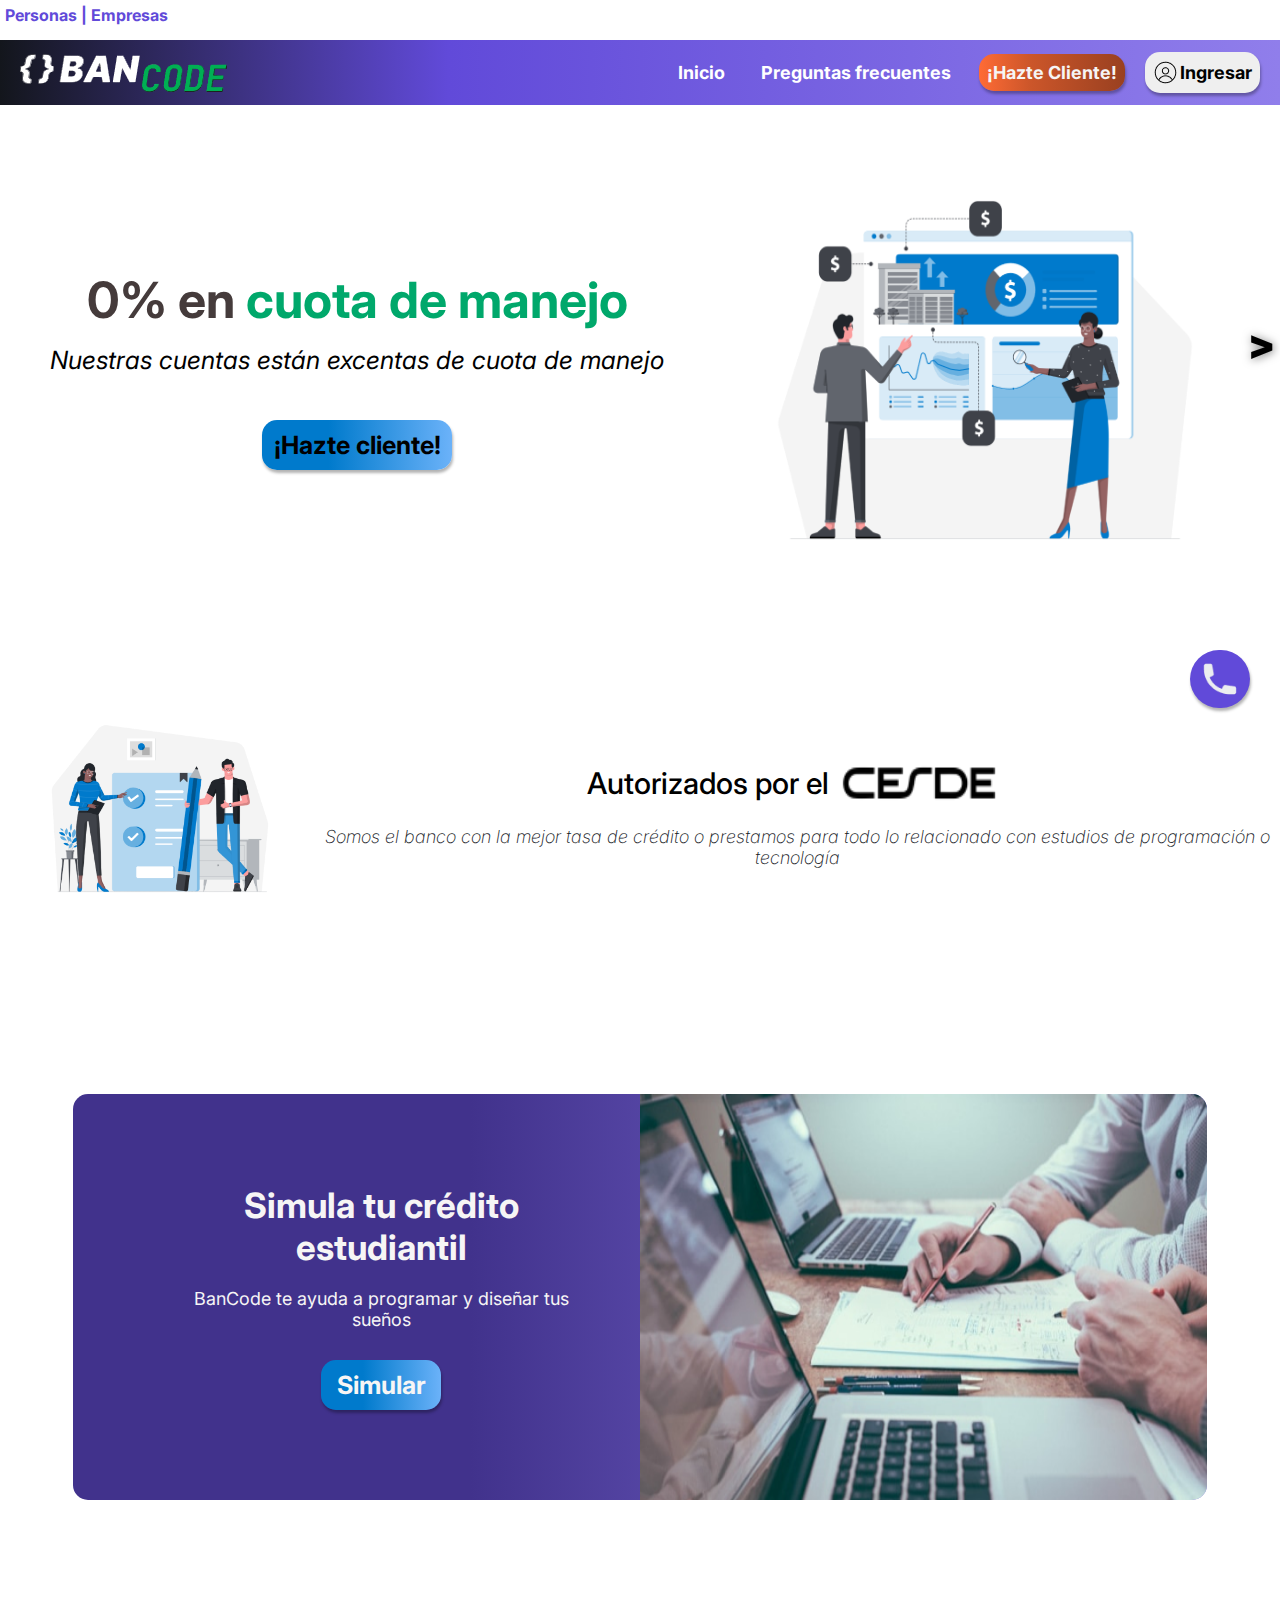
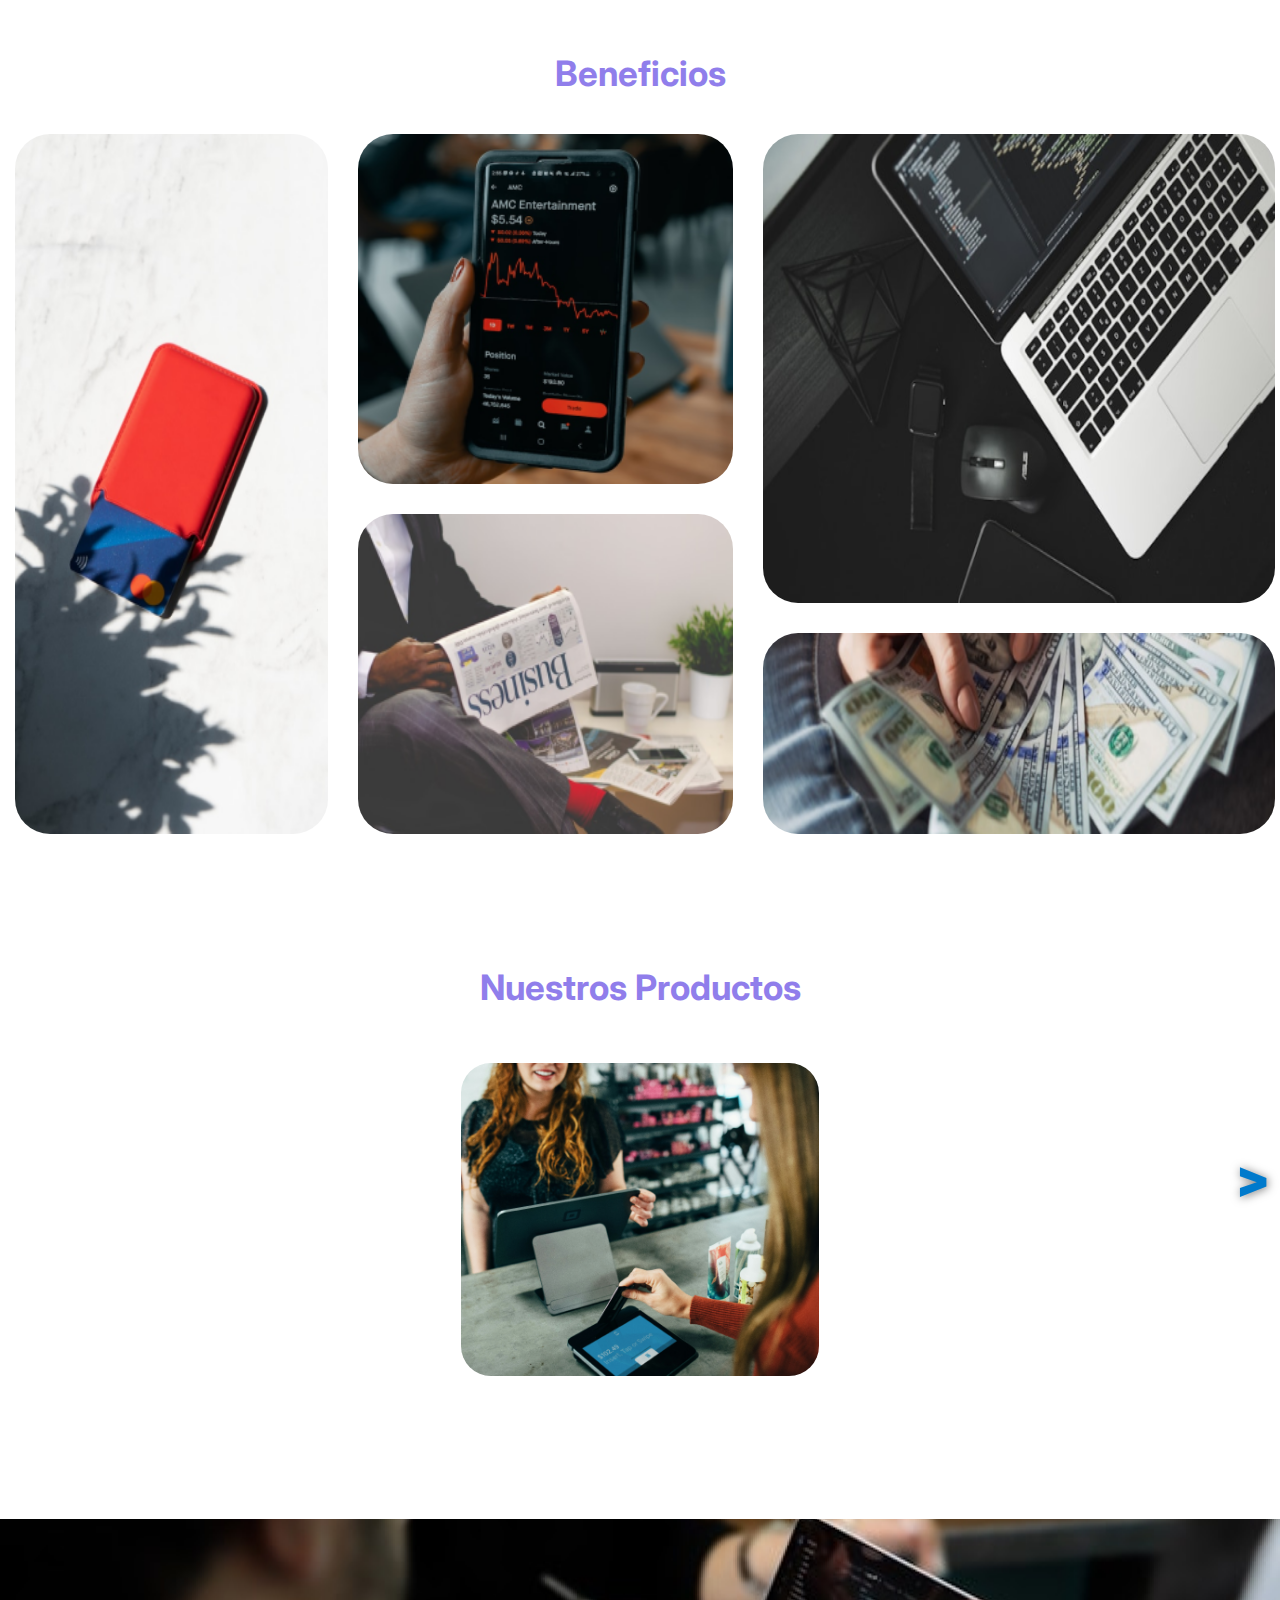
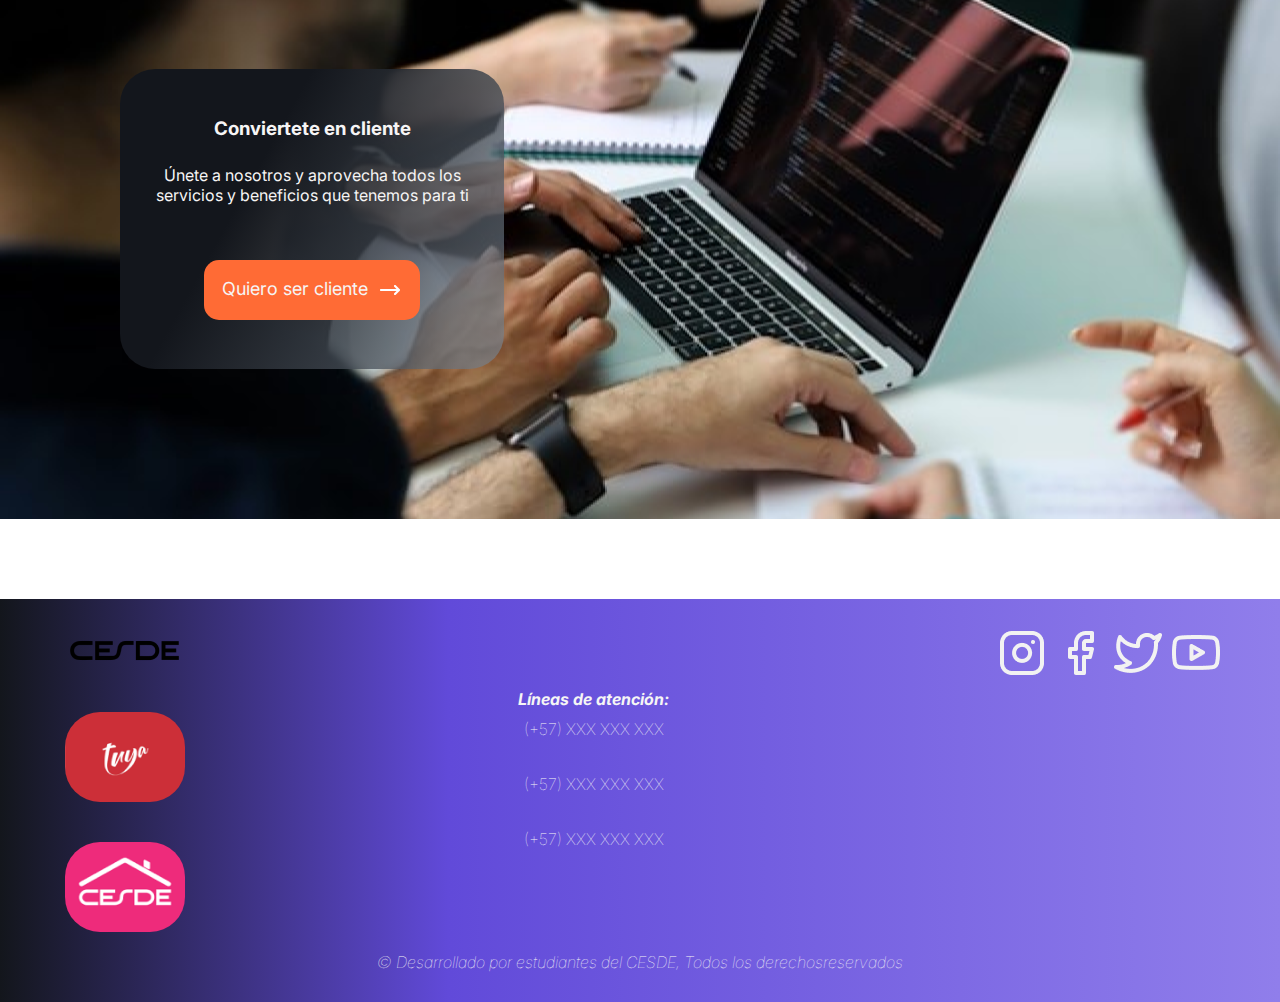
<file: index.html>
<!DOCTYPE hmtl>
<html lang="en">

<head>
    <meta charset="UTF-8" />
    <meta name="viewport" content="width=device-width, initial-scale=1.0" />
    <link rel="stylesheet" href="view/public/css/style.css" />
    <title>BanCode</title>
</head>

<body>
    <section class="contenedorPersonasEmpresa">
        <nav>
            <a href="index.html">Personas</a>
            <span>|</span>
            <a href="view/public/pages/empresas.html">Empresas</a>
        </nav>
    </section>

    <header>
        <img src="view/public/img/logoBancodeSinFondo.png" alt="logoBancode" />
        <section class="contenedorNavBotonesHeader">
            <button class="botonInicio">Inicio</button>
            <button class="botonPreguntas">Preguntas frecuentes</button>
            <button class="botonHazteCliente">¡Hazte Cliente!</button>
            <button class="botonIngresar">
                <img src="view/public/img/avatar.png" alt="user" />Ingresar
            </button>
        </section>
    </header>

    <main>
        <section class="contenedorEncabezadoTextoSlider">
            <h1>0% en <span> cuota de manejo </span></h1>
            <p>Nuestras cuentas están excentas de cuota de manejo</p>
            <button class="botonHazteCliente2">¡Hazte cliente!</button>
        </section>

        <img src="view/public/img/finanzasMain.png" alt="imgSlider" />
        <span class="arrowLeftSliderMain">
        </span>
        <span class="arrowRightSliderMain"> > </span>
    </main>

    <article class="contenedorAutorizacion">
        <img class="imgAutorizados" src="view/public/img/autorizacion.png" alt="imgAutorizados" />

        <section>
            <div class="contenedorEncabezadoImgAutorizacion">
                <h3>Autorizados por el</h3>
                <img class="logoCesdeAutorizacion" src="view/public/img/logoCesdeNegro.png" alt="logoCesde" />
            </div>

            <p class="parrafoAutorizacion">
                Somos el banco con la mejor tasa de crédito o prestamos para todo lo
                relacionado con estudios de programación o tecnología
            </p>
        </section>
    </article>

    <div class="contenedorSimulacionCredito">
        <section class="contenedorEncabezadoCredito">
            <div>
                <h2>Simula tu crédito estudiantil</h2>
                <p>BanCode te ayuda a programar y diseñar tus sueños</p>
                <button>Simular</button>
            </div>

            <img src="view/public/img/estudiosComputador.png" alt="imgComputador" />

        </section>
    </div>

    <div class="contenedorBeneficios">
        <h3>Beneficios</h3>
        <section class="contenedorImagenesBeneficios">
            <div class="contenedorImgCashback">
                <img src="view/public/img/tarjeta-al-sol.png" alt="12%Cashback" />
            </div>

            <div class="contenedorImgInversionFinancieras">
                <img src="view/public/img/trading.png" alt="fondoInversion" />
                <img src="view/public/img/negocios.png" alt="asesoríasFinancieras" />
            </div>

            <section class="contenedorImgEstudiantilInternacional">
                <img class="imageEstudiantil" src="view/public/img/computadorVintage.png" alt="creditoEstudiantil" />
                <img class="imageBancaInternacional" src="view/public/img/dolares.png" alt="bancaInternacional" />
            </section>
        </section>
    </div>

    <div id="productos" class="contenedorNuestrosProductos">
        <h2>Nuestros Productos</h2>
        <div class="contenedorImagenesNuestrosProductos">
            <img src="view/public/img/pagoTarjeta.png" alt="seguros" />
        </div>

        <span class="arrowLeftSliderNp"></span>
        <span class="arrowRightSliderNp"> > </span>
    </div>

    <section class="contenedorConvierteteCliente">
        <div class="contenedorUnete">
            <h3>Conviertete en cliente</h3>
            <p>
                Únete a nosotros y aprovecha todos los servicios y beneficios que
                tenemos para ti
            </p>
            <button>Quiero ser cliente<img src="view/public/img/arrowRight.png"" /></button>
</div>
</section>

<button class=" botonAtencionFlotante">
                <img src="view/public/img/phone.png" alt="phone" />
            </button>

            <footer>
                <section>
                    <div class="contenedorLogosFooter">
                        <img src="view/public/img/logoCesdeNegro.png" alt="logoBancode" />
                        <img class="logoTuyaFooter" src="view/public/img/tuya.png" alt="logoTuya" />
                        <img class="logoCesdeFooter" src="view/public/img/cesdeFondoRosa.png" alt="logoCesde" />
                    </div>

                    <section class="contenedorLineasFooter">
                        <h4>Líneas de atención:</h4>
                        <ul>
                            <li>(+57) XXX XXX XXX</li>
                            <li>(+57) XXX XXX XXX</li>
                            <li>(+57) XXX XXX XXX</li>
                        </ul>
                    </section>

                    <div class="contenedorRedesFooter">
                        <img src="view/public/img/instagram.png" alt="logoInstagram" />
                        <img src="view/public/img/facebook.png" alt="logoFacebook" />
                        <img src="view/public/img/twitter.png" alt="logoTwitter" />
                        <img src="view/public/img/youtube.png" alt="logoYoutube" />
                    </div>
                </section>
                <p>&copy; Desarrollado por estudiantes del CESDE, Todos los derechosreservados</p>
            </footer>

            <script src="view/public/js/main.js"></script>
</body>

</html>
</file>
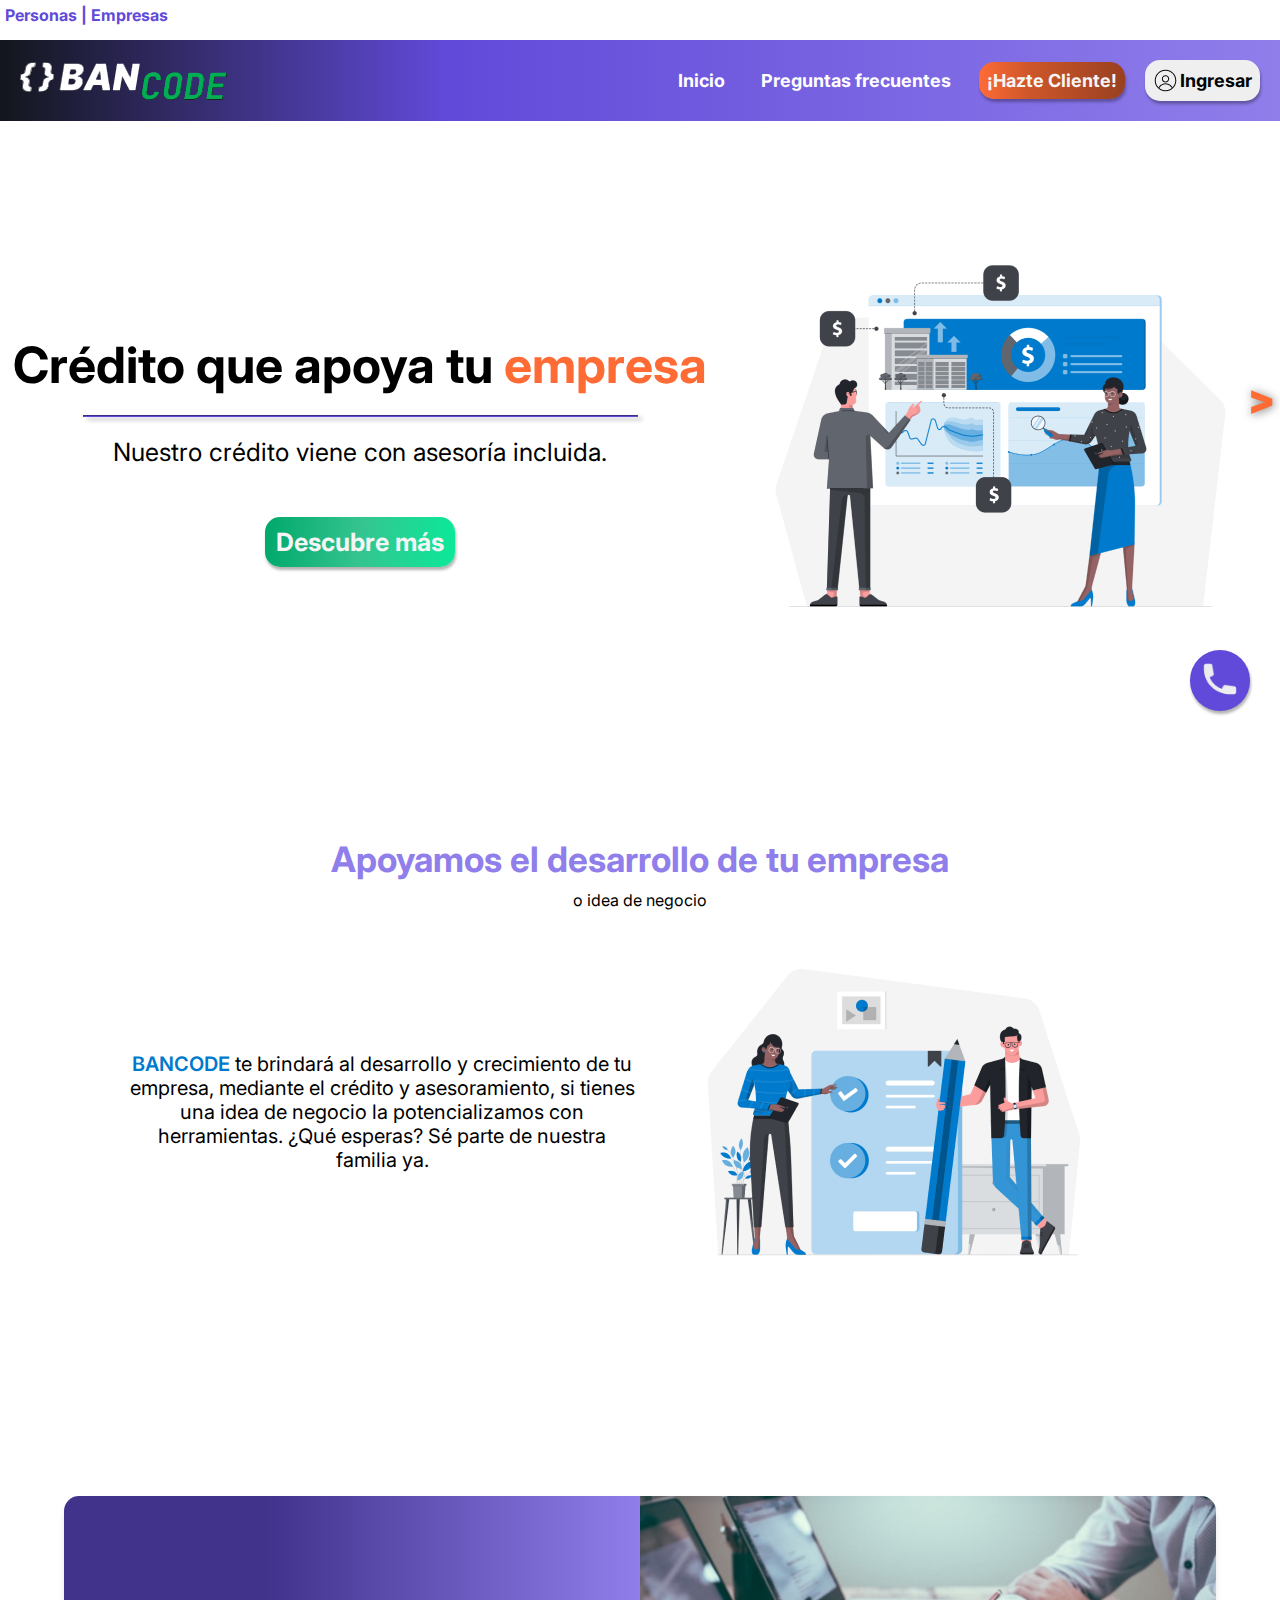
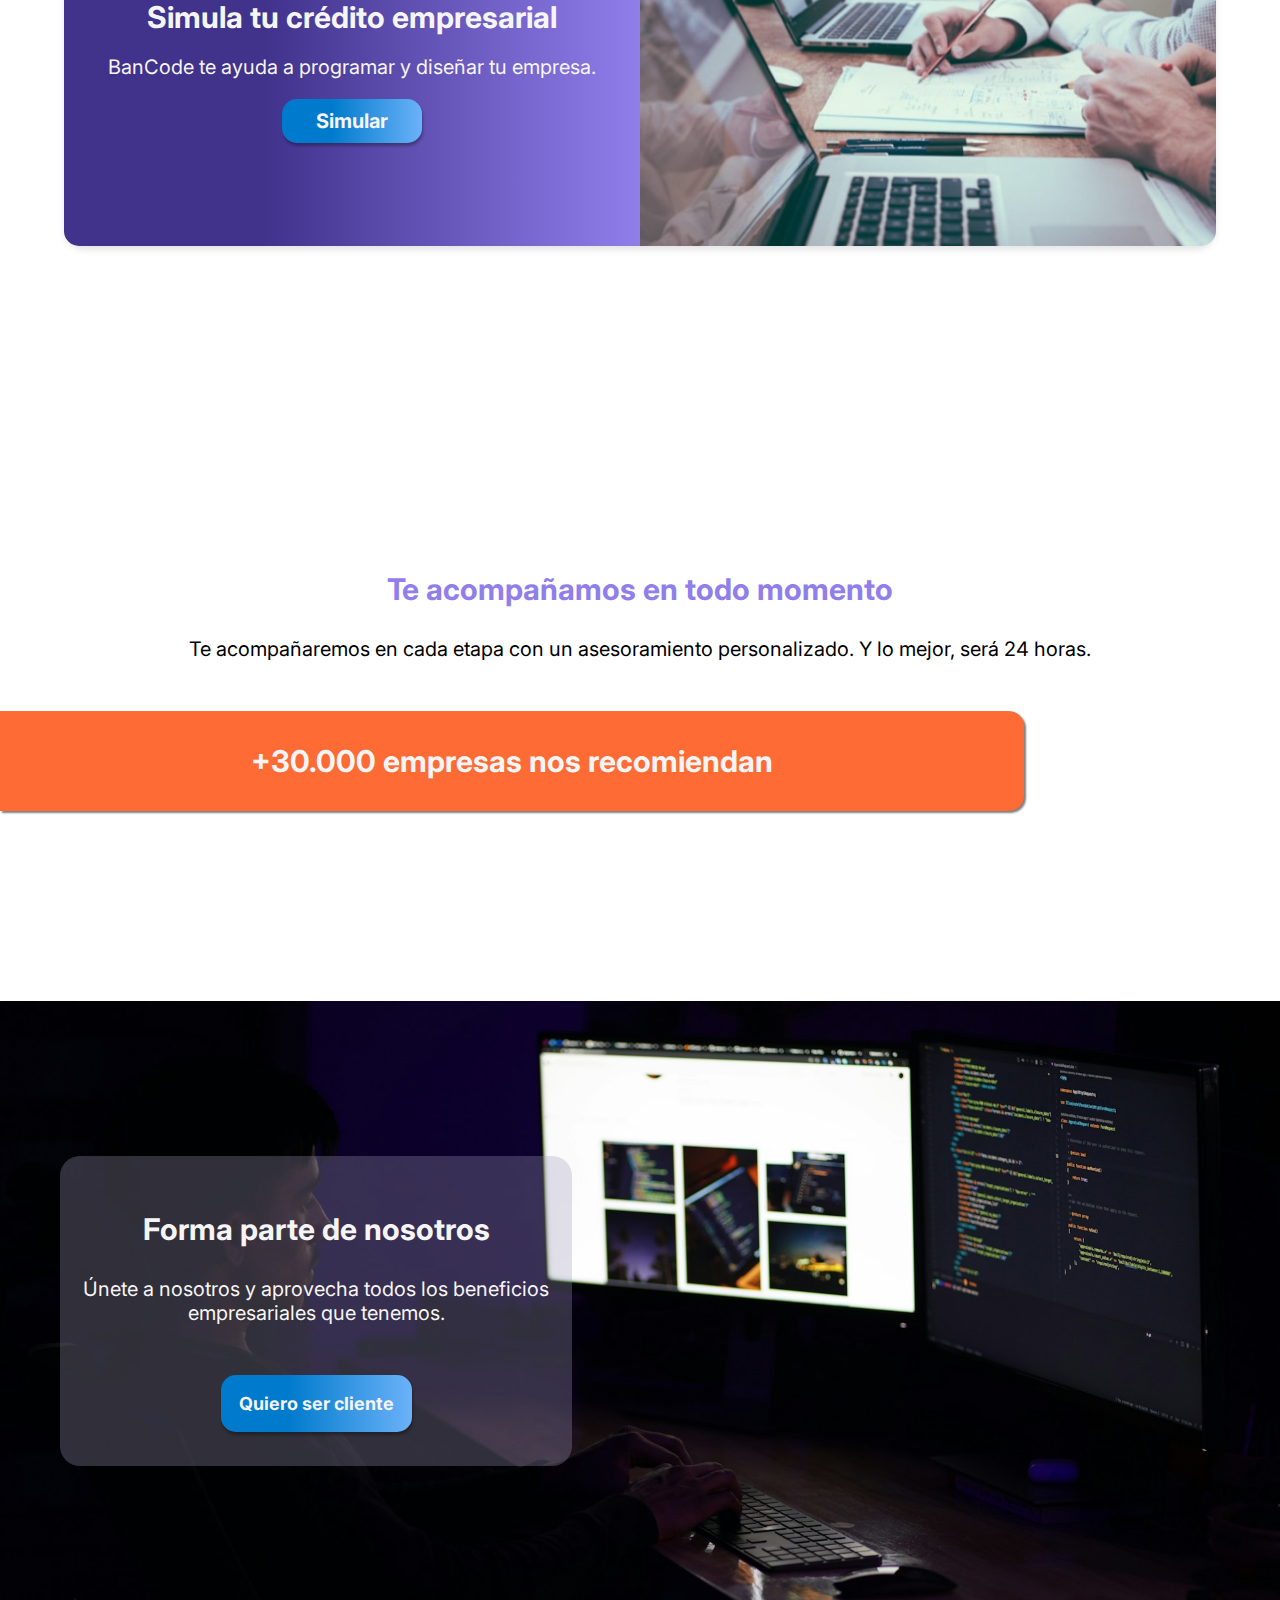
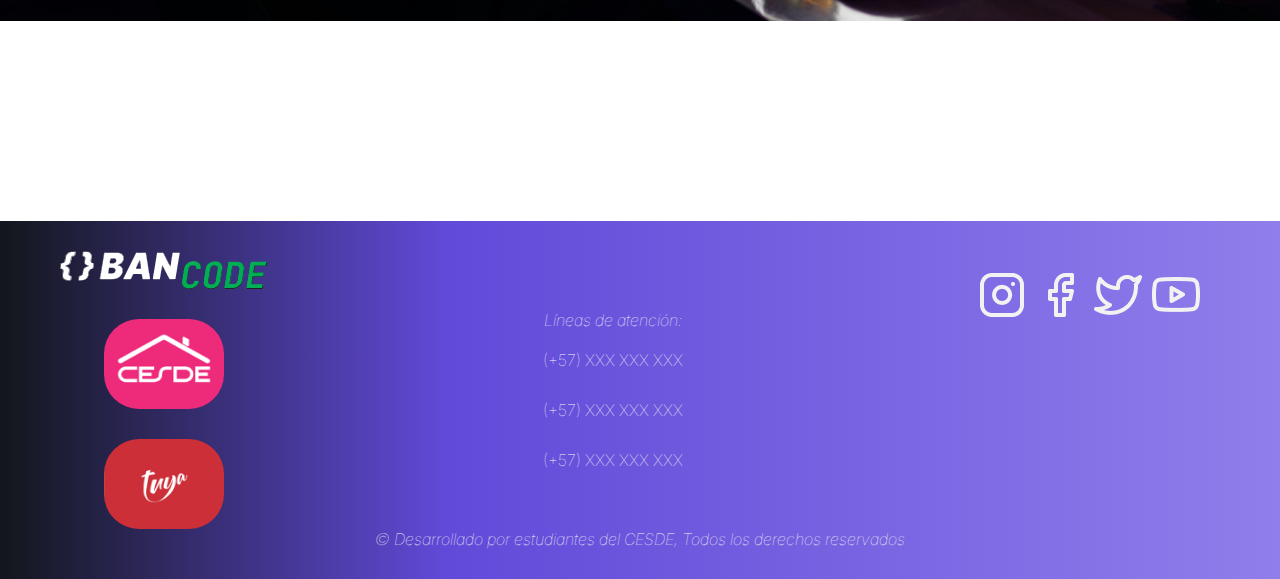
<file: view/public/pages/empresas.html>
<!DOCTYPE html>
<html lang="en">

<head>
  <meta charset="UTF-8" />
  <meta name="viewport" content="width=device-width, initial-scale=1.0" />
  <link rel="stylesheet" href="../css/empresas.css" />
  <title>BanCode Empresas</title>
</head>

<body>
  <section class="contenedorPersonasEmpresa">
    <nav>
      <a href="../../../index.html">Personas</a>
      <span>|</span>
      <a href="./empresas.html">Empresas</a>
    </nav>
  </section>

  <header>
    <img src="../img/logoBancodeSinFondo.png" alt="logoBancode" />
    <section class="contenedorNavBotonesHeader">
        <button class="botonInicio">Inicio</button>
        <button class="botonPreguntas">Preguntas frecuentes</button>
        <button class="botonHazteCliente">¡Hazte Cliente!</button>
        <button class="botonIngresar">
            <img src="../img/avatar.png" alt="user" />Ingresar
        </button>
    </section>
</header>
  <main>
    <div class="mainCredit">
      <h1>Crédito que apoya tu <span>empresa</span></h1>
      <hr />
      <p>Nuestro crédito viene con asesoría incluida.</p>
      <button>Descubre más</button>
    </div>
    <img src="../img/finanzasMain.png" alt="imgSlider" />

    <span class="arrowLeftSliderMain">
      </span>
        <span class="arrowRightSliderMain"> > </span>
  </main>

  <article>
    <div class="encabezadoArticle">
      <h1>Apoyamos el desarrollo de tu empresa</h1>
      <p>o idea de negocio</p>
    </div>
    <div class="contenidoArticle">
      <p>
        <span>BANCODE</span> te brindará al desarrollo y crecimiento de tu
        empresa, mediante el crédito y asesoramiento, si tienes una idea de
        negocio la potencializamos con herramientas. ¿Qué esperas? Sé parte de
        nuestra familia ya.
      </p>
      <img src="../img/autorizacion.png" alt="imgApoyo" />
    </div>
  </article>

  <section class="simuladorContainer">
    <div class="simuladorBanner">
      <div class="simuladorContenido">
        <h1>Simula tu crédito empresarial</h1>
        <p>BanCode te ayuda a programar y diseñar tu empresa.</p>
        <button class="btnSimular">Simular</button>
      </div>
      <img src="../img/estudiosComputador.png" alt="imgComputador" />
    </div>
  </section>

  <section class="contenedorAcompañamiento">
    <div class="encabezadoAcompañamiento">
      <h1>Te acompañamos en todo momento</h1>
      <p>
        Te acompañaremos en cada etapa con un asesoramiento personalizado. Y
        lo mejor, <span>será 24 horas.</span>
      </p>
    </div>

    <div class="afiliados">
      <p>+30.000 empresas nos recomiendan</p>
    </div>
  </section>

  <section class="clienteContenedor">
    <div class="clienteContenido">
      <h1>Forma parte de nosotros</h1>
      <p>
        Únete a nosotros y aprovecha todos los beneficios empresariales que
        tenemos.
      </p>
      <button>Quiero ser cliente</button>
    </div>
  </section>

  <button class="botonAtencionFlotante">
    <img src="../img/phone.png" alt="phone" />
  </button>

  <footer>
    <section class="footerContenido">
      <div class="logosAsociados">
        <img src="../img/logoBancodeSinFondo.png" alt="logoBancode" />
        <img class="logoCesdeFooter" src="../img/cesdeFondoRosa.png" alt="logoCesde" />
        <img class="logoTuyaFooter" src="../img/tuya.png" alt="logoTuya" />
      </div>

      <div class="atencion">
        <p>Líneas de atención:</p>
        <ul>
          <li>(+57) XXX XXX XXX</li>
          <li>(+57) XXX XXX XXX</li>
          <li>(+57) XXX XXX XXX</li>
        </ul>
      </div>

      <div class="logosRedes">
        <img src="../img/instagram.png" alt="logoInstagram" />
        <img src="../img/facebook.png" alt="logoFacebook" />
        <img src="../img/twitter.png" alt="logoTwitter" />
        <img src="../img/youtube.png" alt="logoYoutube" />
      </div>
    </section>
    <p>
      &copy; Desarrollado por estudiantes del CESDE, Todos los derechos
      reservados
    </p>
  </footer>
  <script src="../js/empresas.js"></script>
</body>

</html>
</file>
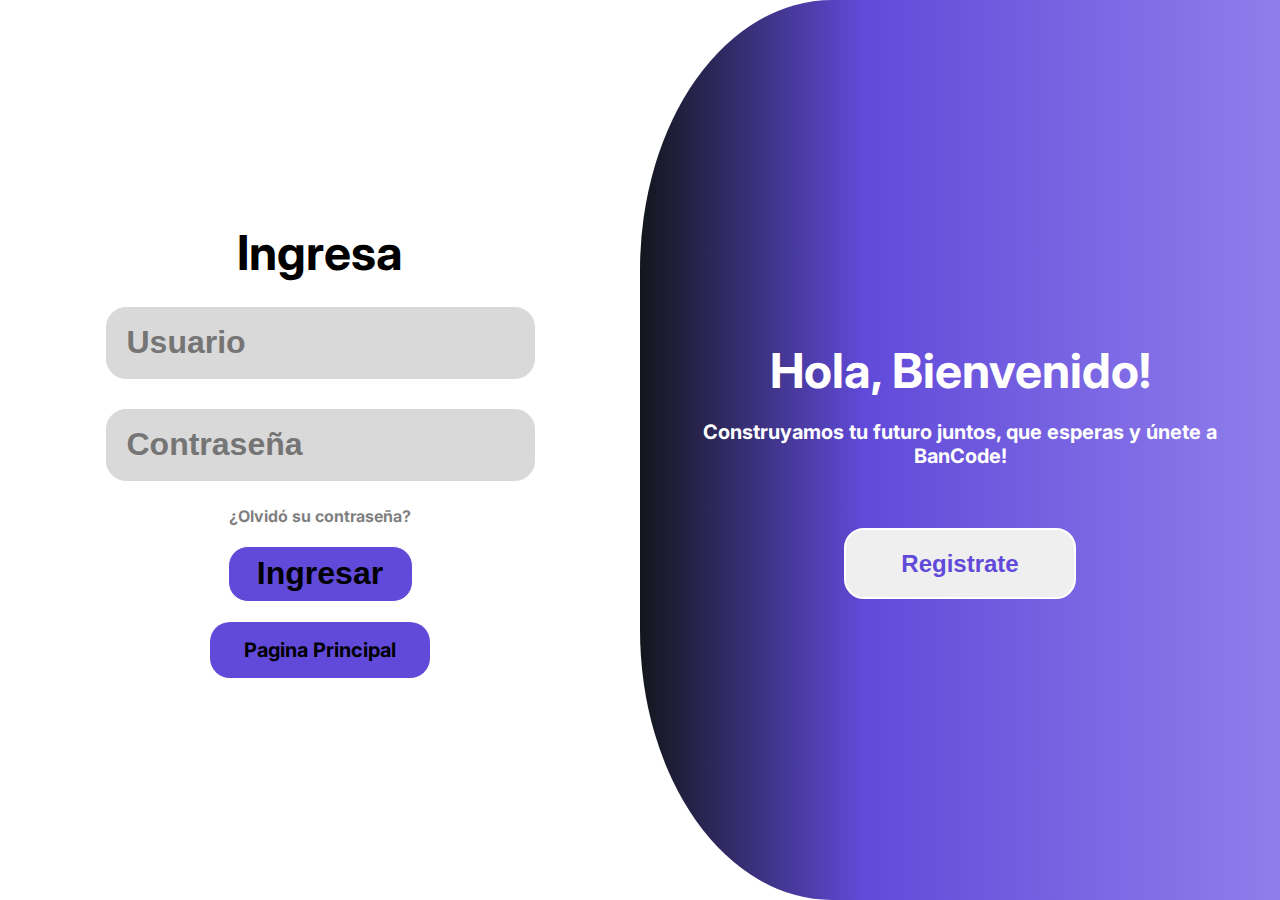
<file: view/public/pages/login.html>
<!DOCTYPE html>
<html lang="en">

<head>
    <meta charset="UTF-8">
    <meta name="viewport" content="width=device-width, initial-scale=1.0">
    <link rel="stylesheet" href="../css/login.css">
    <link rel="preconnect" href="https://fonts.googleapis.com">
    <link rel="preconnect" href="https://fonts.gstatic.com" crossorigin>
    <link
        href="https://fonts.googleapis.com/css2?family=Inter:ital,opsz,wght@0,14..32,100..900;1,14..32,100..900&display=swap"
        rel="stylesheet">
    <title>BanCode Inicia sesión</title>
</head>

<body>
    <!--contendeor izquierdo-->
    <section class="contenedorIngreso">
        <!--titulo-->
        <section class="contenedorFormLogin">

            <h1 class="tituloIngresa">Ingresa</h1>
            <!--barra para escribir el usuario-->

            <form id="formLogin">
                <input class="usuario" placeholder="Usuario" type="email" id="usuario" required>
                <input class="contrasena" placeholder="Contraseña" type="password" id="contrasena" required>
                <!-- enlace de olvidaste la contraseña -->
                <a class="olvidaste" href="#">¿Olvidó su contraseña?</a>
                <!-- botón de ingresar -->
                <button type="submit" class="ingresar">Ingresar</button>
                <div class="btnHome">Pagina Principal</div>
            </form>
            <div id="error" style="color: red; margin-top: 10px;"></div>
            

        </section>

    </section>
    
    <aside>
        <!--contenedor derecho-->
        <section class="sectionAside">
            <!-- titulo-->
            <h2 class="tituloHola">Hola, Bienvenido!</h2>
            <!-- texto -->
            <p class="texto">Construyamos tu futuro juntos, que esperas y únete a BanCode!</p>
            <!-- boton de registro-->
            <button class="registro">Registrate</a></button>
        </section>
    </aside>

    <script src="../js/login.js"></script>
</body>

</html>
</file>
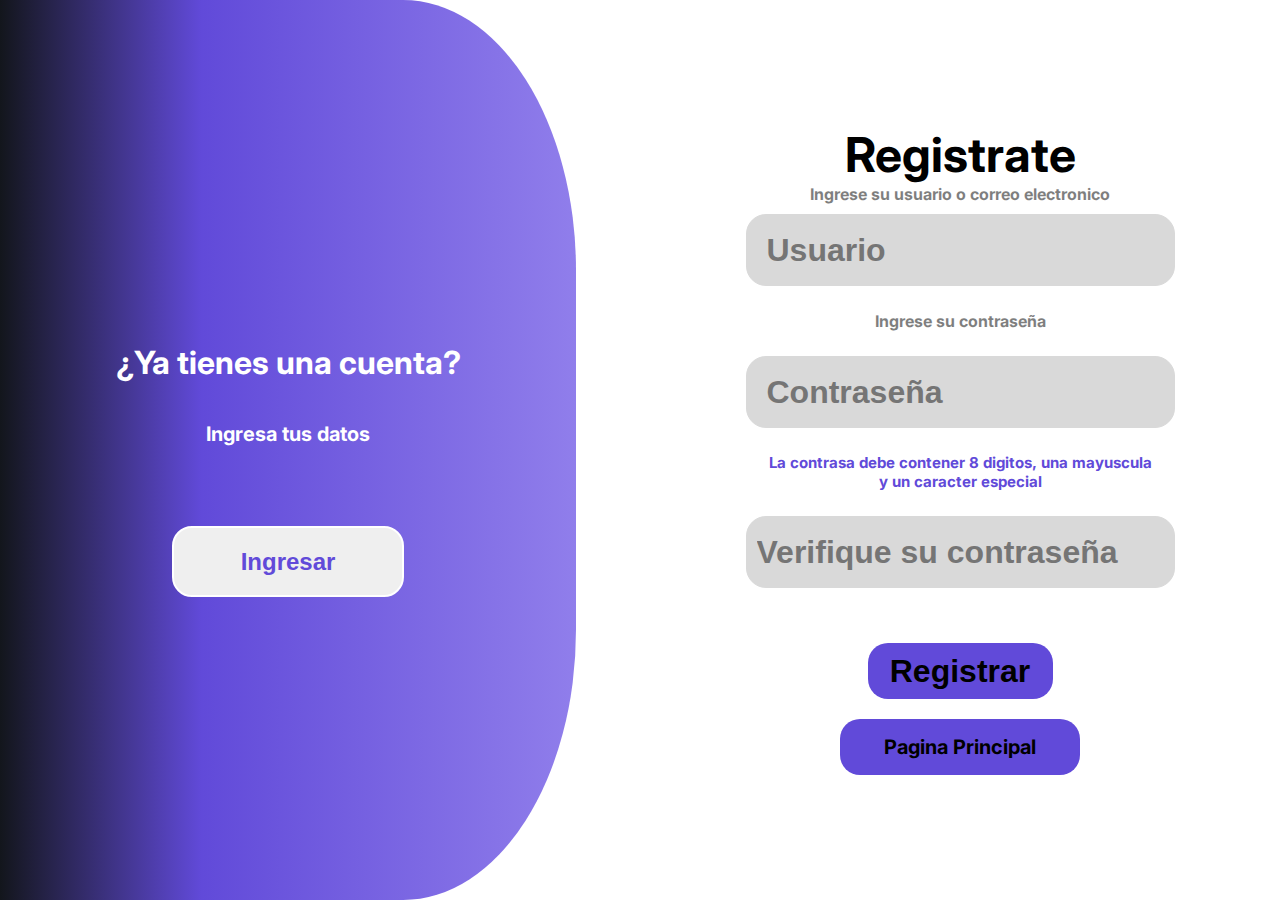
<file: view/public/pages/registro.html>
<!DOCTYPE html>
<html lang="en">

<head>
    <meta charset="UTF-8">
    <meta name="viewport" content="width=device-width, initial-scale=1.0">
    <link rel="stylesheet" href="../css/registro.css">
    <link rel="preconnect" href="https://fonts.googleapis.com">
    <link rel="preconnect" href="https://fonts.gstatic.com" crossorigin>
    <link
        href="https://fonts.googleapis.com/css2?family=Inter:ital,opsz,wght@0,14..32,100..900;1,14..32,100..900&display=swap"
        rel="stylesheet">
    <title> BanCode Registrate</title>
</head>

<body>
    <aside>
        <!-- izquierda contenedor -->
        <section class="sectionAside">
            <!-- titulo -->
            <h1 class="cuenta">
                ¿Ya tienes una cuenta?
            </h1>
            <!-- texto -->
            <p class="datos">
                Ingresa tus datos
            </p>
            <!-- boton de ingreso -->
            <button class="ingresar">Ingresar</button>
        </section>
    </aside>
    
    <section class="contenedorRegistro">
        <!-- contenedor derecha  -->
        <section class="cuadroRegistro">
            <!-- titulo -->
            <h2 class="registrate">
                Registrate
            </h2>
            <!-- subtitulo de ingresar el usuario -->
            <h4 class="tituloUsuario">Ingrese su usuario o correo electronico</h4>
            <!-- barra para escribir el usuario-->
            <form id="formRegistro">
                <input class="usuario" placeholder="Usuario" type="email" id="email" required>
                <h4 class="tituloContrasena">Ingrese su contraseña</h4>
                <input class="contrasena" placeholder="Contraseña" type="password" id="password" required>
                <span id="spanForm">La contrasa debe contener 8 digitos, una mayuscula <br>
                    y un caracter especial</span>
                <input class="verificar" placeholder="Verifique su contraseña" type="password" id="passwordConfirm" required>
                <div id="error" style="color: red; margin-top: 10px;"></div>
                <button type="submit" class="ingreso">Registrar</button>
                <div class="btnHome">Pagina Principal</div>
                
            </form>
            
            
    </section>
    <script type="module" src="../js/registro.js"></script>
</body>

</html>
</file>
<file: view/public/css/style.css>
/* tipografia */
@import url("https://fonts.googleapis.com/css2?family=Inter:ital,opsz,wght@0,14..32,100..900;1,14..32,100..900&display=swap");

* {
    padding: 0;
    margin: 0;
    box-sizing: border-box;
    font-family: "Inter", sans-serif;
}

body {
    width: 100%;
    height: auto;
}

.contenedorPersonasEmpresa {
    display: flex;
    flex-direction: row;
    justify-content: space-between;
    align-items: center;
    height: auto;
    padding: 5px;
    gap: 5px;
}

.contenedorPersonasEmpresa nav a,
.contenedorPersonasEmpresa nav span {
    color: #614ad9;
    font-weight: bold;
}

.contenedorPersonasEmpresa nav a:hover {
    border-bottom: 2px solid #614ad9;
}

a {
    text-decoration: none;
}

/* Inicio header */
header {
    display: flex;
    justify-content: space-between;
    align-items: center;
    background: rgb(19, 22, 28);
    background: linear-gradient(90deg,
            rgba(19, 22, 28, 1) 0%,
            rgba(97, 74, 217, 1) 35%,
            rgba(144, 126, 235, 1) 100%);
    padding: 20px;
    margin: 10px 0px;
    width: 100%;
}

header nav {
    display: flex;
    align-items: center;
    justify-content: center;
    gap: 30px;
}

header{
    color: #f6f5f5;
    font-weight: bold;
    font-size: 18px;
}

.contenedorNavBotonesHeader {
    display: flex;
    flex-direction: row;
    justify-content: center;
    align-items: center;
    gap: 20px;
    color: white;
}

.botonHazteCliente,
.botonIngresar {
    cursor: pointer;
    height: auto;
    width: auto;
    padding: 8px;
    font-size: 18px;
    border-radius: 15px;
    border: none;
    color: white;
    font-weight: bold;
    box-shadow: 1px 3px 3px rgb(0, 0, 0, 0.3);
}

.botonPreguntas, .botonInicio{
    height: auto;
    width: auto;
    padding: 8px;
    font-size: 18px;
    border-radius: 15px;
    background-color: transparent;
    font-weight: bold;
    border: none;
    cursor: pointer;
    color: white;
}

.botonHazteCliente {
    color: #f6f5f5;
}

.botonHazteCliente {
    background: rgb(255, 107, 53);
    background: linear-gradient(90deg,
            rgba(255, 107, 53, 1) 0%,
            rgba(204, 86, 42, 1) 35%,
            rgba(153, 64, 32, 1) 100%);
}

.botonIngresar a {
    color: #614ad9;
}

.botonIngresar {
    display: flex;
    justify-content: center;
    align-items: center;
    gap: 2px;
    color: black;
}

.botonIngresar img {
    width: 25px;
    height: 25px;
}

/* Fin header */

/* slider */

main {
    margin-top: 15px;
    width: 100%;
    padding: 20px;
    position: relative;
    display: flex;
    flex-direction: column;
    justify-content: center;
    align-items: center;
    gap: 15px;
}

.contenedorEncabezadoTextoSlider {
    display: flex;
    justify-content: center;
    align-items: center;
    flex-direction: column;
    gap: 10px;
}

main h1 {
    color: #453B3B;
}

main h1 span {
    color: #00A86B;
}

main p {
    color: #000000;
    font-style: italic;
    text-align: center;
}

main hr {
    width: 85%;
    box-shadow: 4px 3px 4px rgb(0, 0, 0, 0.3);
    border-color: #614AD9;
}

main button {
    background: rgb(0, 122, 204);
    background: linear-gradient(90deg, rgba(0, 122, 204, 1) 0%, rgba(0, 122, 204, 1) 35%, rgba(107, 178, 249, 1) 100%);
    font-weight: bold;
    height: auto;
    width: 190px;
    padding: 10px;
    border-radius: 15px;
    font-size: 25px;
    border: none;
    box-shadow: 1px 3px 3px rgb(0, 0, 0, 0.3);
    cursor: pointer;
}

main button:hover {
    background: rgb(0, 168, 107);
    background: linear-gradient(90deg, rgba(0, 168, 107, 1) 0%, rgba(0, 168, 107, 1) 50%, rgba(61, 240, 147, 1) 100%);
}

main button a {
    color: #F6F5F5
}

.arrowLeftSliderMain,
.arrowRightSliderMain {
    position: absolute;
    filter: drop-shadow(1px 1px 5px rgba(0, 0, 0, 0.5));
    cursor: pointer;
    font-weight: 1000;
    font-size: 25px;
}

.arrowLeftSliderMain {
    left: 5px;
    top: 40%;
}

.arrowRightSliderMain {
    right: 5px;
    top: 40%;
}

main img {
    width: 300px;
    height: 200px;
}

/* autorizacion */

.contenedorAutorizacion {
    display: flex;
    flex-direction: column;
    align-items: center;
    justify-content: center;
    margin: 90px 0px;
    padding: 10px;
    gap: 15px;
}


.contenedorEncabezadoImgAutorizacion {
    display: flex;
    justify-content: center;
    align-items: center;
}

.contenedorAutorizacion section {
    display: flex;
    flex-direction: column;
    gap: 8px;
}

.contenedorEncabezadoImgAutorizacion h3 {
    font-weight: 500;
}

.contenedorEncabezadoImgAutorizacion img {
    width: 100px;
}


.imgAutorizados {
    width: 300px;
}

.parrafoAutorizacion {
    color: #13161C;
    font-style: italic;
    font-weight: 200;
    text-align: justify;
}

/* simulacion credito estudiantil */
.contenedorSimulacionCredito {
    height: auto;
    width: 100%;
    padding: 10px;
}

.contenedorEncabezadoCredito {
    display: flex;
    flex-direction: column;
    background: rgb(65, 50, 140);
    background: linear-gradient(90deg, rgba(65, 50, 140, 1) 0%, rgba(65, 50, 140, 1) 35%, rgba(144, 126, 235, 1) 100%);
    border-radius: 15px;
    width: 100%;
    gap: 30px;
}

.contenedorEncabezadoCredito div {
    display: flex;
    flex-direction: column;
    align-items: center;
    color: #F6F5F5;
    text-align: center;
    gap: 10px;
    padding: 15px;
}

.contenedorEncabezadoCredito img {
    width: 100%;
    border-radius: 0px 0px 15px 15px;

}

.contenedorEncabezadoCredito button {
    color: #F6F5F5;
    font-weight: bold;
    height: auto;
    width: 120px;
    padding: 10px;
    border-radius: 15px;
    border: none;
    font-size: 20px;
    background: rgb(0, 122, 204);
    background: linear-gradient(90deg, rgba(0, 122, 204, 1) 0%, rgba(0, 122, 204, 1) 35%, rgba(107, 178, 249, 1) 100%);
    box-shadow: 1px 3px 3px rgb(0, 0, 0, 0.3);
    font-size: 25px;
    margin-top: 10px;
}

.contenedorEncabezadoCredito button:hover {
    background: rgb(255, 107, 53);
    background: linear-gradient(90deg, rgba(255, 107, 53, 1) 0%, rgba(204, 86, 42, 1) 35%, rgba(153, 64, 32, 1) 100%);
}


/* seccion beneficios */
.contenedorBeneficios {
    width: 100%;
    height: auto;
    padding: 10px;
    margin-top: 40px;
    display: flex;
    flex-direction: column;
    gap: 40px;
}

.contenedorBeneficios h3 {
    text-align: center;
    color: #907EEB;
    font-weight: bold;
    font-size: 30px;
}

.contenedorImagenesBeneficios {
    width: 100%;
    display: grid;
    grid-template-rows: 1fr 400px;
    grid-template-columns: 1fr 1fr;
    gap: 5px;
}


.contenedorImgCashback img {
    width: 100%;
    height: 100%;
}


.contenedorImgInversionFinancieras img {
    width: 100%;
    height: 180px;
}


.contenedorImgInversionFinancieras {
    display: flex;
    flex-direction: column;
    gap: 5px;
}

.contenedorImgEstudiantilInternacional {
    display: flex;
    flex-direction: column;
    gap: 5px;
    grid-column: 1/3;
}

.contenedorImgEstudiantilInternacional img {
    width: 100%;
}

.contenedorImagenesBeneficios img {
    border-radius: 35px;
}


/* page preguntas frecuentes */

.contenedorPreguntasFrecuentes {
    padding: 10px;
    display: flex;
    flex-direction: column;
    height: auto;
    gap: 20px;
}

.contenedorPreguntasFrecuentes h2 {
    text-align: center;
    margin-top: 30px;
    margin-bottom: 20px;
}

.preguntaUno,
.preguntaDos,
.preguntaTres,
.preguntaCuatro {
    height: auto;
    width: 100%;
    background-color: #614AD9;
    opacity: 85%;
    border-radius: 35px;
    padding: 20px;
    color: #F8F9FA;
    box-shadow: 0px 1px 5px black;
}

.preguntaUno div,
.preguntaDos div,
.preguntaTres div,
.preguntaCuatro div {
    display: flex;
    align-items: center;
    justify-content: space-between;
}





/*flecha de preguntas frecuentes */
.flechaPreguntasFrecuentes {
    cursor: pointer;
    filter: drop-shadow(1px 1px 1px white);
}

ul {
    list-style: none;
}

.contenedorPreguntasFrecuentes ul li {
    margin-top: 10px;
    margin-bottom: 10px;
}

/* nuestros productos */

.contenedorNuestrosProductos {
    height: 600px;
    position: relative;
    display: flex;
    flex-direction: column;
    justify-content: center;
    align-items: center;
    padding: 15px;
}

.contenedorNuestrosProductos h2 {
    color: #907EEB;
    margin-top: 45px;
    text-align: center;
}

.contenedorNuestrosProductos span {
    position: absolute;
    filter: drop-shadow(1px 1px 5px rgba(0, 0, 0, 0.5));
    cursor: pointer;
    font-weight: 1000;
    color: #007ACC;
    font-size: 25px;
}

.arrowLeftSliderNp {
    top: 55%;
    left: 5px;
}

.arrowRightSliderNp {
    top: 55%;
    right: 5px;
}

.contenedorImagenesNuestrosProductos {
    margin-top: 35px;
    display: flex;
    flex-direction: column;
    align-items: center;
    height: 55%;
}

.contenedorImagenesNuestrosProductos img {
    border-radius: 30px;
    width: 70%;
    height: 90%;
}

/* seccion conviertete en cliente */

.contenedorConvierteteCliente {
    width: 100%;
    background-image: url(../img/computadorTrabajoDesarrollo.png);
    background-repeat: no-repeat;
    background-position: center;
    background-size: cover;
    height: 500px;
    margin-top: 50px;
    color: #F6F5F5;
    display: flex;
    justify-content: center;
    align-items: center;
}

.contenedorUnete {
    display: flex;
    flex-direction: column;
    align-items: center;
    justify-content: center;
    gap: 25px;
    padding: 20px;
    border-radius: 35px;
    background: rgb(19, 22, 28);
    background: linear-gradient(119deg, rgba(19, 22, 28, 1) 0%, rgba(19, 22, 28, 1) 35%, rgba(126, 138, 150, 0.65) 100%);
    height: 50%;
    width: 90%;
}

.contenedorUnete p {
    text-align: center;
}

.contenedorUnete button {
    color: #F6F5F5;
    background-color: #FF6B35;
    padding: 18px;
    border: none;
    border-radius: 15px;
    display: flex;
    gap: 10px;
    font-size: 18px;
}

/* footer */

footer {
    height: auto;
    width: 100%;
    background: rgb(19, 22, 28);
    background: linear-gradient(90deg, rgba(19, 22, 28, 1) 0%, rgba(97, 74, 217, 1) 35%, rgba(144, 126, 235, 1) 100%);
    margin-top: 80px;
    padding: 30px 60px;
    display: flex;
    flex-direction: column;
    align-items: center;
    gap: 20px;
}

footer p,
footer ul li,
footer h4 {
    color: #F6F5F5;
}

footer section {
    display: flex;
    flex-direction: column;
    gap: 40px;
}

.contenedorLogosFooter {
    display: flex;
    justify-content: center;
    align-items: center;
    gap: 10px;
}

.logoTuyaFooter,
.logoCesdeFooter {
    width: 20%;
    border-radius: 35px;
}

.contenedorLineasFooter {
    display: flex;
    flex-direction: column;
    gap: 10px;
    text-align: center;
}

.contenedorLineasFooter h4 {
    font-style: italic;
}

.contenedorLineasFooter ul li {
    font-weight: lighter;
}

.contenedorLineasFooter ul {
    display: flex;
}


.contenedorRedesFooter {
    display: flex;
    justify-content: center;
    gap: 10px;
}



footer>p {
    text-align: center;
    font-weight: lighter;
    font-style: italic;
}

/* boton atencion al cliente */

.botonAtencionFlotante {
    background-color: #614AD9;
    border-radius: 30px;
    border: none;
    padding: 10px;
    position: fixed;
    right: 10px;
    top: 565px;
    box-shadow: 1px 3px 3px rgb(0, 0, 0, 0.3);
    transition: .5s;
}

.botonAtencionFlotante:hover {
    padding: 15px;

}

.botonAtencionFlotante img {
    width: 40px;
}

/* media query tablet */
@media(min-width: 768px) and (max-width:997px) {
    .contenedorPersonasEmpresa {
        display: flex;
        flex-direction: row;
        justify-content: space-between;
        align-items: center;
    }

    .contenedorInputModoNoche {
        gap: 10px;
    }

    .contenedorInputModoNoche input {
        width: 410px;
        height: 40px;
    }

    .contenedorInputModoNoche img {
        width: 25px;
        height: 25px;
    }

    /*contenedor simulacion credito */
    .contenedorSimulacionCredito {
        display: flex;
        justify-content: center;
    }

    .contenedorEncabezadoCredito {
        display: flex;
        flex-direction: column;
        justify-content: space-between;
        height: 500px;
        width: 70%;
    }

    .contenedorEncabezadoCredito div {
        display: flex;
        justify-content: center;
        align-items: center;
        height: 100%;
    }

    .contenedorEncabezadoCredito img {
        height: 270px
    }

    /* contenedor beneficios */
    .contenedorBeneficios {
        margin-top: 100px;
    }

    .contenedorImagenesBeneficios {
        display: grid;
        grid-template-columns: 27% 32% 38%;
        grid-template-rows: 390px;
        gap: 10px;
    }


    .contenedorImgInversionFinancieras img {
        height: 50%;
    }

    .contenedorImgEstudiantilInternacional {
        grid-column: 3/4;
    }

    .imageEstudiantil {
        height: 70%;
    }

    .imageBancaInternacional {
        height: 30%;
    }

    /* convierte en cliente */


    .contenedorUnete {
        width: 50%;
        height: 60%;
    }

    /* footer */
    footer {
        display: flex;
        justify-content: center;
        align-items: center;
        gap: 60px;
    }

    footer section {
        width: 100%;
    }

    .contenedorLogosFooter {
        display: flex;
        justify-content: space-between;
        width: 90%;
    }

    .logoTuyaFooter,
    .logoCesdeFooter {
        width: 100px;
        height: 80px;
    }



    .contenedorLineasFooter {
        display: flex;
        justify-content: center;
        align-items: center;
    }

    .contenedorLineasFooter ul {
        gap: 130px;

    }


    .contenedorRedesFooter {
        display: flex;
        align-items: center;
        justify-content: center;
    }



}

/* media query desktop */
@media(min-width: 998px) {

    .contenedorPersonasEmpresa {
        display: flex;
        flex-direction: row;
        justify-content: space-between;
        align-items: center;
    }

    .contenedorInputModoNoche {
        gap: 20px;
    }

    .contenedorInputModoNoche input {
        width: 450px;
        height: 40px;
    }

    .contenedorInputModoNoche img {
        width: 30px;
        height: 30px;
    }

    /* header */
    header {
        display: flex;
        justify-content: space-between;
        align-items: center;
        padding: 20px;
        height: 65px;
    }

    .contenedorNavBotonesHeader {
        display: flex;
        flex-direction: row;
        align-items: center;
        margin: 0;

    }


    .contenedorNavBotonesHeader nav {
        display: flex;
        flex-direction: row;
        gap: 30px;
    }

    .menuHamburguesa {
        display: none;
    }

    /* slider */
    main {
        display: flex;
        flex-direction: row;
        justify-content: space-around;
        height: 500px;
    }

    .contenedorEncabezadoTextoSlider {
        gap: 15px;
    }

    .contenedorEncabezadoTextoSlider h1 {
        font-size: 50px;
    }

    .contenedorEncabezadoTextoSlider p {
        font-size: 25px;
    }

    .contenedorEncabezadoTextoSlider button {
        margin-top: 30px;
    }

    .arrowLeftSliderMain,
    .arrowRightSliderMain {
        font-size: 40px;
    }

    main img {
        width: 490px;
        height: 350px;
    }

    /* seccion autorizacion */
    .contenedorAutorizacion {
        display: flex;
        flex-direction: row;
    }

    A {
        width: 520px;
        height: 350px;
    }

    .contenedorEncabezadoImgAutorizacion h3 {
        font-size: 30px;
    }

    .contenedorEncabezadoImgAutorizacion img {
        width: 180px;
        height: 70px;
    }

    .parrafoAutorizacion {
        font-size: 18px;
        text-align: center;
    }

    /* seccion simulacion credito */

    .contenedorSimulacionCredito {
        height: 600px;
        display: flex;
        justify-content: center;
        align-items: center;
    }

    .contenedorEncabezadoCredito {
        display: flex;
        flex-direction: row;
        justify-content: space-between;
        height: 70%;
        width: 90%;
    }


    .contenedorEncabezadoCredito div {
        display: flex;
        flex-direction: column;
        align-items: center;
        justify-content: center;
        gap: 20px;
        margin-left: 7%;
    }

    .contenedorEncabezadoCredito h2 {
        font-size: 35px;
    }

    .contenedorEncabezadoCredito p {
        font-size: 18px;
    }


    .contenedorEncabezadoCredito img {
        width: 50%;
        border-radius: 0px 15px 15px 0px;
    }

    /* beneficios */

    .contenedorBeneficios h3 {
        font-size: 35px
    }

    .contenedorBeneficios {
        padding: 15px;
    }

    .contenedorImagenesBeneficios {
        display: grid;
        grid-template-columns: 25% 30% 41%;
        grid-template-rows: 700px;
        gap: 30px;
    }

    .contenedorImgInversionFinancieras {
        gap: 30px;
    }

    .contenedorImgInversionFinancieras img {
        width: 100%;
        height: 50%;
    }


    .contenedorImgEstudiantilInternacional {
        gap: 30px;
        grid-column: 3/4;
    }

    /* imagenes 3era seccion de beneficios */
    .imageEstudiantil {
        height: 70%;
    }

    .imageBancaInternacional {
        height: 30%;
    }


    /* contenedor preguntas frecuentes */

    .contenedorPreguntasFrecuentes h2 {
        font-size: 35px;
    }

    .contenedorPreguntasFrecuentes {
        display: flex;
        align-items: center;
        margin-top: 40px;
    }

    .preguntaUno,
    .preguntaDos,
    .preguntaTres,
    .preguntaCuatro {
        width: 80%;
        margin-top: 20px;
    }



    /* nuestros productos */

    .contenedorNuestrosProductos h2 {
        font-size: 35px;
        margin-bottom: 20px;
    }

    .contenedorImagenesNuestrosProductos img {
        width: 100%;
        height: 100%;
    }

    .contenedorNuestrosProductos span {
        font-size: 50px;
        top: 50%;
    }

    .arrowLeftSliderNp {
        left: 10px;
    }

    .arrowRightSliderNp {
        right: 10px;
    }

    /*conviertete nuestro cliente */

    .contenedorConvierteteCliente {
        margin-top: 70px;
        display: flex;
        justify-content: flex-start;
        height: 600px;
    }

    .contenedorUnete {
        width: 30%;
        height: 50%;
        margin-left: 120px;
    }

    .contenedorUnete button {
        margin-top: 30px;
    }


    /* footer */
    footer {
        display: flex;
        flex-direction: column;

    }

    .contenedorLogosFooter {
        display: flex;
        flex-direction: column;
        gap: 40px;
    }

    .logoTuyaFooter,
    .logoCesdeFooter {
        width: 120px;
        height: 90px;
    }


    footer>section {
        width: 100%;
        display: flex;
        flex-direction: row;
        justify-content: space-between;
        align-items: self-start;
    }

    .contenedorLineasFooter {
        margin-top: 60px;
    }

    .contenedorLineasFooter ul {
        display: flex;
        flex-direction: column;
        gap: 35px;
    }


    /*boton atencion al cliente*/
    .botonAtencionFlotante {
        top: 650px;
        right: 30px;
    }

}
</file>
<file: view/public/css/empresas.css>
/* tipografia */
@import url("https://fonts.googleapis.com/css2?family=Inter:ital,opsz,wght@0,14..32,100..900;1,14..32,100..900&display=swap");

* {
  padding: 0;
  margin: 0;
  box-sizing: border-box;
  font-family: "Inter", sans-serif;
}

body {
  width: 100%;
  height: auto;
}

.contenedorPersonasEmpresa {
  display: flex;
  flex-direction: row;
  justify-content: space-between;
  align-items: center;
  height: auto;
  padding: 5px;
  gap: 5px;
}

.contenedorPersonasEmpresa nav a,
.contenedorPersonasEmpresa nav span {
  color: #614ad9;
  font-weight: bold;
}

.contenedorPersonasEmpresa nav a:hover {
  border-bottom: 2px solid #614ad9;
}

a {
  text-decoration: none;
}

/* Inicio header */
header {
  display: flex;
  justify-content: space-between;
  align-items: center;
  background: rgb(19, 22, 28);
  background: linear-gradient(90deg,
      rgba(19, 22, 28, 1) 0%,
      rgba(97, 74, 217, 1) 35%,
      rgba(144, 126, 235, 1) 100%);
  padding: 20px;
  margin: 10px 0px;
  width: 100%;
}

header nav {
  display: flex;
  align-items: center;
  justify-content: center;
  gap: 30px;
}

header {
  color: #f6f5f5;
  font-weight: bold;
  font-size: 18px;
}

.contenedorNavBotonesHeader {
  display: flex;
  flex-direction: row;
  justify-content: center;
  align-items: center;
  gap: 20px;
  color: white;
}

.botonHazteCliente,
.botonIngresar {
  cursor: pointer;
  height: auto;
  width: auto;
  padding: 8px;
  font-size: 18px;
  border-radius: 15px;
  border: none;
  color: white;
  font-weight: bold;
  box-shadow: 1px 3px 3px rgb(0, 0, 0, 0.3);
}

.botonPreguntas,
.botonInicio {
  height: auto;
  width: auto;
  padding: 8px;
  font-size: 18px;
  border-radius: 15px;
  background-color: transparent;
  font-weight: bold;
  border: none;
  cursor: pointer;
  color: white;
}

.botonHazteCliente {
  color: #f6f5f5;
}

.botonHazteCliente {
  background: rgb(255, 107, 53);
  background: linear-gradient(90deg,
      rgba(255, 107, 53, 1) 0%,
      rgba(204, 86, 42, 1) 35%,
      rgba(153, 64, 32, 1) 100%);
}

.botonIngresar a {
  color: #614ad9;
}

.botonIngresar {
  display: flex;
  justify-content: center;
  align-items: center;
  gap: 2px;
  color: black;
}

.botonIngresar img {
  width: 25px;
  height: 25px;
}

/* Fin header */

/* Inicio main */
main {
  display: flex;
  justify-content: space-around;
  align-items: center;
  height: 610px;
  position: relative;
}

.mainCredit {
  display: flex;
  flex-direction: column;
  align-items: center;
  text-align: center;
  gap: 20px;
}

.mainCredit h1 {
  font-size: 50px;
}

.mainCredit p {
  font-size: 25px;
}


main span {
  color: #ff6b35;
}

main hr {
  width: 80%;
  box-shadow: 4px 3px 4px rgb(0, 0, 0, 0.3);
  border-color: #614ad9;
}

main button {
  height: auto;
  width: 190px;
  padding: 10px;
  font-size: 25px;
  font-weight: bold;
  border-radius: 15px;
  border: none;
  font-weight: bold;
  background: rgb(0, 168, 107);
  background: linear-gradient(93deg,
      rgba(0, 168, 107, 1) 0%,
      rgba(53, 196, 144, 1) 50%,
      rgba(11, 233, 153, 1) 100%);
  position: relative;
  top: 30px;
  color: #f6f5f5;
  box-shadow: 1px 3px 3px rgb(0, 0, 0, 0.3);
}

.arrowLeftSliderMain,
.arrowRightSliderMain {
  position: absolute;
  cursor: pointer;
  filter: drop-shadow(1px 1px 5px rgba(0, 0, 0, 0.5));
  font-weight: 1000;
  font-size: 40px;
}

.arrowLeftSliderMain {
  left: 5px;
  top: 40%;
}

.arrowRightSliderMain {
  right: 5px;
  top: 40%;
}


/* Fin main */

/* Inicio article */
article {
  display: flex;
  flex-direction: column;
  justify-content: center;
  align-items: center;
  gap: 50px;
  height: 620px;
}

.encabezadoArticle {
  display: flex;
  flex-direction: column;
  gap: 10px;
  text-align: center;
}

.encabezadoArticle h1 {
  color: #907eeb;
  font-size: 35px;
}

.contenidoArticle {
  display: flex;
  justify-content: space-around;
  align-items: center;
  width: 80%;
}

.contenidoArticle p {
  text-align: center;
  font-size: 20px;
}

.contenidoArticle span {
  color: #007acc;
  font-weight: 600;
}

/* Fin article */

/* Inicio simulador */

.simuladorContainer {
  width: 100%;
  display: flex;
  align-items: center;
  height: 620px;
}

.simuladorBanner {
  display: flex;
  width: 90%;
  height: 350px;
  border-radius: 20px;
  box-shadow: 0 4px 6px rgba(0, 0, 0, 0.1);
  margin: 20px auto;
}

.simuladorContenido {
  width: 50%;
  display: flex;
  justify-content: center;
  align-items: center;
  flex-direction: column;
  gap: 20px;
  border-radius: 15px 0px 0px 15px;

  background: rgb(65, 50, 140);
  background: linear-gradient(90deg,
      rgba(65, 50, 140, 1) 0%,
      rgba(65, 50, 140, 1) 35%,
      rgba(144, 126, 235, 1) 100%);
}

.simuladorContenido h1 {
  color: #f6f5f5;
  font-size: 30px;
}

.simuladorContenido p {
  color: #f6f5f5;
  font-size: 20px;
}

.simuladorContenido button {
  color: #f6f5f5;
  font-weight: bold;
  height: auto;
  width: 140px;
  padding: 10px;
  border-radius: 15px;
  border: none;
  font-size: 20px;
  background: rgb(0, 122, 204);
  background: linear-gradient(90deg,
      rgba(0, 122, 204, 1) 0%,
      rgba(0, 122, 204, 1) 35%,
      rgba(107, 178, 249, 1) 100%);
  box-shadow: 1px 3px 3px rgb(0, 0, 0, 0.3);
}

.simuladorBanner img {
  width: 50%;
  border-radius: 0px 15px 15px 0px;
}

/* Fin simulador */

/* Inicio acompañamiento */

.contenedorAcompañamiento {
  display: flex;
  justify-content: center;
  flex-direction: column;
  gap: 50px;
  height: 620px;
}

.encabezadoAcompañamiento {
  display: flex;
  flex-direction: column;
  align-items: center;
  gap: 30px;
}

.encabezadoAcompañamiento h1 {
  color: #907eeb;
  font-size: 30px;
}

.encabezadoAcompañamiento p {
  font-size: 20px;
  text-align: center;
}

.afiliados {
  display: flex;
  justify-content: center;
  align-items: center;
  background-color: #ff6b35;
  width: 80%;
  height: 100px;
  border-radius: 0px 15px 15px 0px;
  color: #f6f5f5;
  box-shadow: 2px 2px 2px rgb(0, 0, 0, 0.5);
}

.afiliados p {
  font-size: 30px;
  font-weight: 700;
  text-align: center;
}

/* Fin acompañamiento */

/* Inicio cliente */

.clienteContenedor {
  display: flex;
  align-items: center;
  width: 100%;
  height: 620px;
  margin-bottom: 200px;
  background-image: url(../img/personaDesarrollando.jpg);
  background-repeat: no-repeat;
  background-size: cover;
  background-position: center;
}

.clienteContenido {
  display: flex;
  flex-direction: column;
  justify-content: center;
  align-items: center;
  text-align: center;
  gap: 30px;
  width: 40%;
  height: 50%;
  padding: 20px;
  margin-left: 60px;
  border-radius: 20px;
  background-color: rgb(160, 156, 184, 0.3);
}

.clienteContenedor h1 {
  color: #f6f5f5;
  font-size: 30px;
}

.clienteContenedor p {
  color: #f6f5f5;
  font-size: 20px;
}

.clienteContenedor button {
  color: #f6f5f5;
  font-weight: bold;
  height: auto;
  padding: 18px;
  border-radius: 15px;
  border: none;
  font-size: 18px;
  background: rgb(0, 122, 204);
  background: linear-gradient(90deg,
      rgba(0, 122, 204, 1) 0%,
      rgba(0, 122, 204, 1) 35%,
      rgba(107, 178, 249, 1) 100%);
  box-shadow: 1px 3px 3px rgb(0, 0, 0, 0.3);
  position: relative;
  top: 20px;
}

/* fin cliente */

/* Inicio footer */

footer {
  width: 100%;
  height: auto;
  background: rgb(19, 22, 28);
  background: linear-gradient(90deg, rgba(19, 22, 28, 1) 0%, rgba(97, 74, 217, 1) 35%, rgba(144, 126, 235, 1) 100%);
  padding: 30px 60px;
}

footer p {
  text-align: center;
  color: #f6f5f5;

}

.footerContenido {
  width: 100%;
  height: 100%;
  display: flex;
  justify-content: space-between;
}

.logosAsociados {
  display: flex;
  flex-direction: column;
  justify-content: space-around;
  align-items: center;
  gap: 30px;
}

.logoTuyaFooter,
.logoCesdeFooter {
  width: 120px;
  height: 90px;
  border-radius: 35px;
}


.atencion {
  display: flex;
  flex-direction: column;
  align-items: center;
  justify-content: center;
  text-align: center;
  gap: 20px;
}

.atencion p {
  color: #f6f5f5;
}

.atencion ul {
  display: flex;
  flex-direction: column;
  align-items: center;
  justify-content: center;
  gap: 30px;
  color: #f6f5f5;
  list-style: none;
  font-weight: lighter;
}

.logosRedes {
  display: flex;
  align-items: self-start;
  justify-content: center;
  gap: 10px;
  padding: 20px;
}

footer p {
  font-weight: lighter;
  font-style: italic;
}

/* Fin footer */

/* Inicio boton flotante */
.botonAtencionFlotante {
  background-color: #614AD9;
  border-radius: 30px;
  border: none;
  padding: 10px;
  position: fixed;
  right: 30px;
  top: 650px;
  box-shadow: 1px 3px 3px rgb(0, 0, 0, 0.3);
  transition: .5s;
}

.botonAtencionFlotante:hover {
  padding: 15px;
}

.botonAtencionFlotante img {
  width: 40px;
}
</file>
<file: view/public/css/login.css>
* {
    padding: 0;
    margin: 0;
    box-sizing: border-box;
}

html {
    height: 100%;
}

a {
    text-decoration: none;
}

body {
    width: 100%;
    height: 100%;
    font-family: "Inter", sans-serif;
    background-color: white;
    display: flex;
    justify-content: space-between;
    align-items: center;
}


/*seccion izquierda*/

.contenedorIngreso {
    width: 100%;
    width: 50%;
    display: flex;
    justify-content: center;
    align-items: center;
}


/*contenedor izquierdo*/

.contenedorFormLogin {
    display: flex;
    flex-direction: column;
    justify-content: center;
    align-items: center;
    gap: 20px;
}

.contenedorFormLogin form {
    height: 100%;
    display: flex;
    flex-direction: column;
    align-items: center;
    justify-content: center;
    gap: 20px;
}


/*titulo izquierdo*/

.tituloIngresa {
    font-weight: bold;
    font-size: 48px;
}


/*barra de escribir el usuario izquierdo*/

.usuario {
    width: 429px;
    height: 72px;
    background-color: #d9d9d9;
    display: flex;
    justify-content: center;
    align-items: center;
    flex-direction: column;
    border-radius: 20px;
    font-size: 32px;
    font-weight: bold;
    color: black;
    border: #d9d9d9 solid 1px;
}


/*barra de escribir la contraseña izquierdo*/

.contrasena {
    width: 429px;
    height: 72px;
    background-color: #d9d9d9;
    justify-content: center;
    align-items: center;
    flex-direction: column;
    border-radius: 20px;
    font-size: 32px;
    font-weight: bold;
    color: black;
    border: #d9d9d9 solid 1px;
}

.usuario,
.contrasena {
    padding: 0px 20px;
}


/*enlace de olvidaste la contraseña izquierdo */

.olvidaste {
    color: black;
    opacity: 50%;
    font-weight: bold;
    text-decoration: none;
}


/*boton ingresar izquierdo*/

.ingresar {
    width: 185px;
    height: 56px;
    border: solid 1px white;
    border-radius: 20px;
    font-weight: bold;
    font-size: 32px;
    background-color: #614AD9;
    cursor: pointer;
    transition: 0.5s;
}

.ingresar a {
    color: white;
}
.ingresar:hover{
    background-color: #00A86B;
}

/*aside derecha*/

aside {
    width: 50%;
    height: 100%;
    background: rgb(19, 22, 28);
    background: linear-gradient(90deg, rgba(19, 22, 28, 1) 0%, rgba(97, 74, 217, 1) 35%, rgba(144, 126, 235, 1) 100%);
    border-top-left-radius: 30%;
    border-bottom-left-radius: 30%;
    display: flex;
    justify-content: center;
    align-items: center;

}



/*contenedor derecho*/

.sectionAside {
    width: 100%;
    height: 100%;
    display: flex;
    justify-content: center;
    align-items: center;
    flex-direction: column;
    text-align: center;
    gap: 20px;
    padding: 30px;
}


/*titulo derecha*/

.tituloHola {
    color: white;
    font-weight: bold;
    font-size: 48px;
}


/*texto derecha*/

.texto {
    color: white;
    font-weight: bold;
    font-size: 20px;
    top: 70px;
}


/*boton derecha*/

.registro {
    width: 232px;
    height: 71px;
    border: solid 2px white;
    border-radius: 20px;
    font-weight: bold;
    font-size: 24px;
    cursor: pointer;
    position: relative;
    top: 40px;
    transition: all 0.5s ease;
}

.registro:hover{
    background-color: #000000;

}
.registro{
    color: #614AD9;
}

input {
    border: 2px solid #ccc;
    padding: 10px;
    margin: 5px 0;
    width: 100%;
    box-sizing: border-box;
    border-radius: 4px;
}

#error{
    position:absolute;
    top: 80%;
}

input.error {
    border-color: red;
}

input.success {
    border-color: green;
}

/* Boton para volver a la pagina principal*/

.btnHome {
    left: 18.2%;
    width: 220px;
    height: 56px;
    background-color: #614AD9;
    border-radius: 20px;
    font-size: 20px;
    font-weight: bold;
    text-align: center;
    align-content: center;
    cursor: pointer;
    transition: 0.5s;
}

.btnHome:hover{
    background-color: #00A86B;
}

input:focus{
    animation: changeColor 2s forwards;
    color:white
}

@keyframes changeColor {
    0% {
        background-position: 0% 0%;
        background-color: #ccc;
    }
    50% {
        background-position: 50% 0%;
        background-color: #614AD9;
    }
    100% {
        background-position: 100% 0%;
        background-color: #614AD9;
    }
}
</file>
<file: view/public/css/registro.css>
* {
    padding: 0;
    margin: 0;
    box-sizing: border-box;
}

/* definiendo altura del 100% */
html {
    height: 100%;
}

body {
    width: 100%;
    height: 100%;
    background-color: white;
    font-family: "Inter", sans-serif;
    display: flex;
    justify-content: space-between;
    align-items: center;
}

button a {
    text-decoration: none;
}

/*aside de la izquierda*/

aside {
    background: rgb(19, 22, 28);
    background: linear-gradient(90deg, rgba(19, 22, 28, 1) 0%, rgba(97, 74, 217, 1) 35%, rgba(144, 126, 235, 1) 100%);
    width: 45%;
    height: 100%;
    border-top-right-radius: 30%;
    border-bottom-right-radius: 30%;
    display: flex;
    align-items: center;
    justify-content: center;
}


/*contenedor izquierdo*/

.sectionAside {
    width: 500px;
    height: 500px;
    display: flex;
    justify-content: center;
    align-items: center;
    flex-direction: column;
    text-align: center;
    gap: 40px;
}


/*titulo izquierdo*/

.cuenta {
    color: white;
    font-size: 32px;
    font-weight: bold;
}


/*texto izquierdo*/

.datos {
    color: white;
    text-align: center;
    font-size: 20px;
    font-weight: bold;
}


/*boton ingresar izquierdo*/

.ingresar {
    width: 232px;
    height: 71px;
    border: solid 2px white;
    border-radius: 20px;
    text-align: center;
    position: relative;
    top: 40px;
    font-size: 24px;
    font-weight: bold;
    cursor: pointer;
    transition: all 0.5s ease;
}

.ingresar:hover{
    background-color: #000000;

}
.ingresar{
    color: #614AD9;
}


/*seccion derecha*/

.contenedorRegistro {
    height: 100%;
    width: 50%;
    display: flex;
    justify-content: center;
    align-items: center;
}


/*contenedor derecha*/

.cuadroRegistro form {
    height: 100%;
    width: 100%;
    display: flex;
    flex-direction: column;
    align-items: center;
    gap: 20px;
}


/*tiulo derecha*/

.registrate {
    text-align: center;
    font-size: 48px;
    font-weight: bold;
}


/*tiutlo del usuario*/

.tituloUsuario {
    color: black;
    opacity: 50%;
    font-weight: bold;
    text-align: center;
    margin-bottom: 5px;
}


/*barra de escribir del usuario*/

.usuario {
    width: 429px;
    height: 72px;
    border-radius: 20px;
    background-color: #d9d9d9;
    border: solid 1px #d9d9d9;
    font-size: 32px;
    font-weight: bold;
    color: black;
}



/*tiutlo de la contraseña*/

.tituloContrasena {
    color: black;
    opacity: 50%;
    font-weight: bold;
}


/*barra de escribir la contraseña*/

.contrasena {
    width: 429px;
    height: 72px;
    background-color: #d9d9d9;
    border-radius: 20px;
    color: black;
    font-size: 32px;
    font-weight: bold;
    border: solid 1px #d9d9d9;
}


/*barra de vereficar la contraseña*/

.verificar {
    width: 429px;
    height: 72px;
    background-color: #d9d9d9;
    border-radius: 20px;
    font-size: 32px;
    font-weight: bold;
    color: black;
    border: solid 1px #d9d9d9;
}

.usuario,
.contrasena,
.vereficar {
    padding: 0px 20px;
}


/*boton de registrar*/

.ingreso {
    width: 185px;
    height: 56px;
    background-color: #614AD9;
    border-radius: 20px;
    font-size: 32px;
    font-weight: bold;
    border: none;
    cursor: pointer;
    transition: 0.5s;

}

.ingreso a {
    color: #F6F5F5;
}

.ingreso:hover{
    background-color: #00A86B;
}



input {
    border: 2px solid #ccc;
    padding: 10px;
    margin: 5px 0;
    width: 100%;
    box-sizing: border-box;
    border-radius: 4px;
}

#spanForm {
    color:#614AD9;
    font-size: 15px;
    font-weight: bold;
    text-align: center;
    width: 100%;
}

input.error {
    border-color: red;
}

input.success {
    border-color: green;
}

/* Boton para volver a la pagina principal*/

.btnHome {
    right: 18.2%;
    width: 240px;
    height: 56px;
    background-color: #614AD9;
    border-radius: 20px;
    font-size: 20px;
    font-weight: bold;
    text-align: center;
    align-content: center;
    cursor: pointer;
    transition: 0.5s;
}

.btnHome:hover{
    background-color: #00A86B;
}

input:focus{
    animation: changeColor 2s forwards;
    color:white
}

@keyframes changeColor {
    0% {
        background-position: 0% 0%;
        background-color: #ccc;
    }
    50% {
        background-position: 50% 0%;
        background-color: #614AD9;
    }
    100% {
        background-position: 100% 0%;
        background-color: #614AD9;
    }
}
</file>
